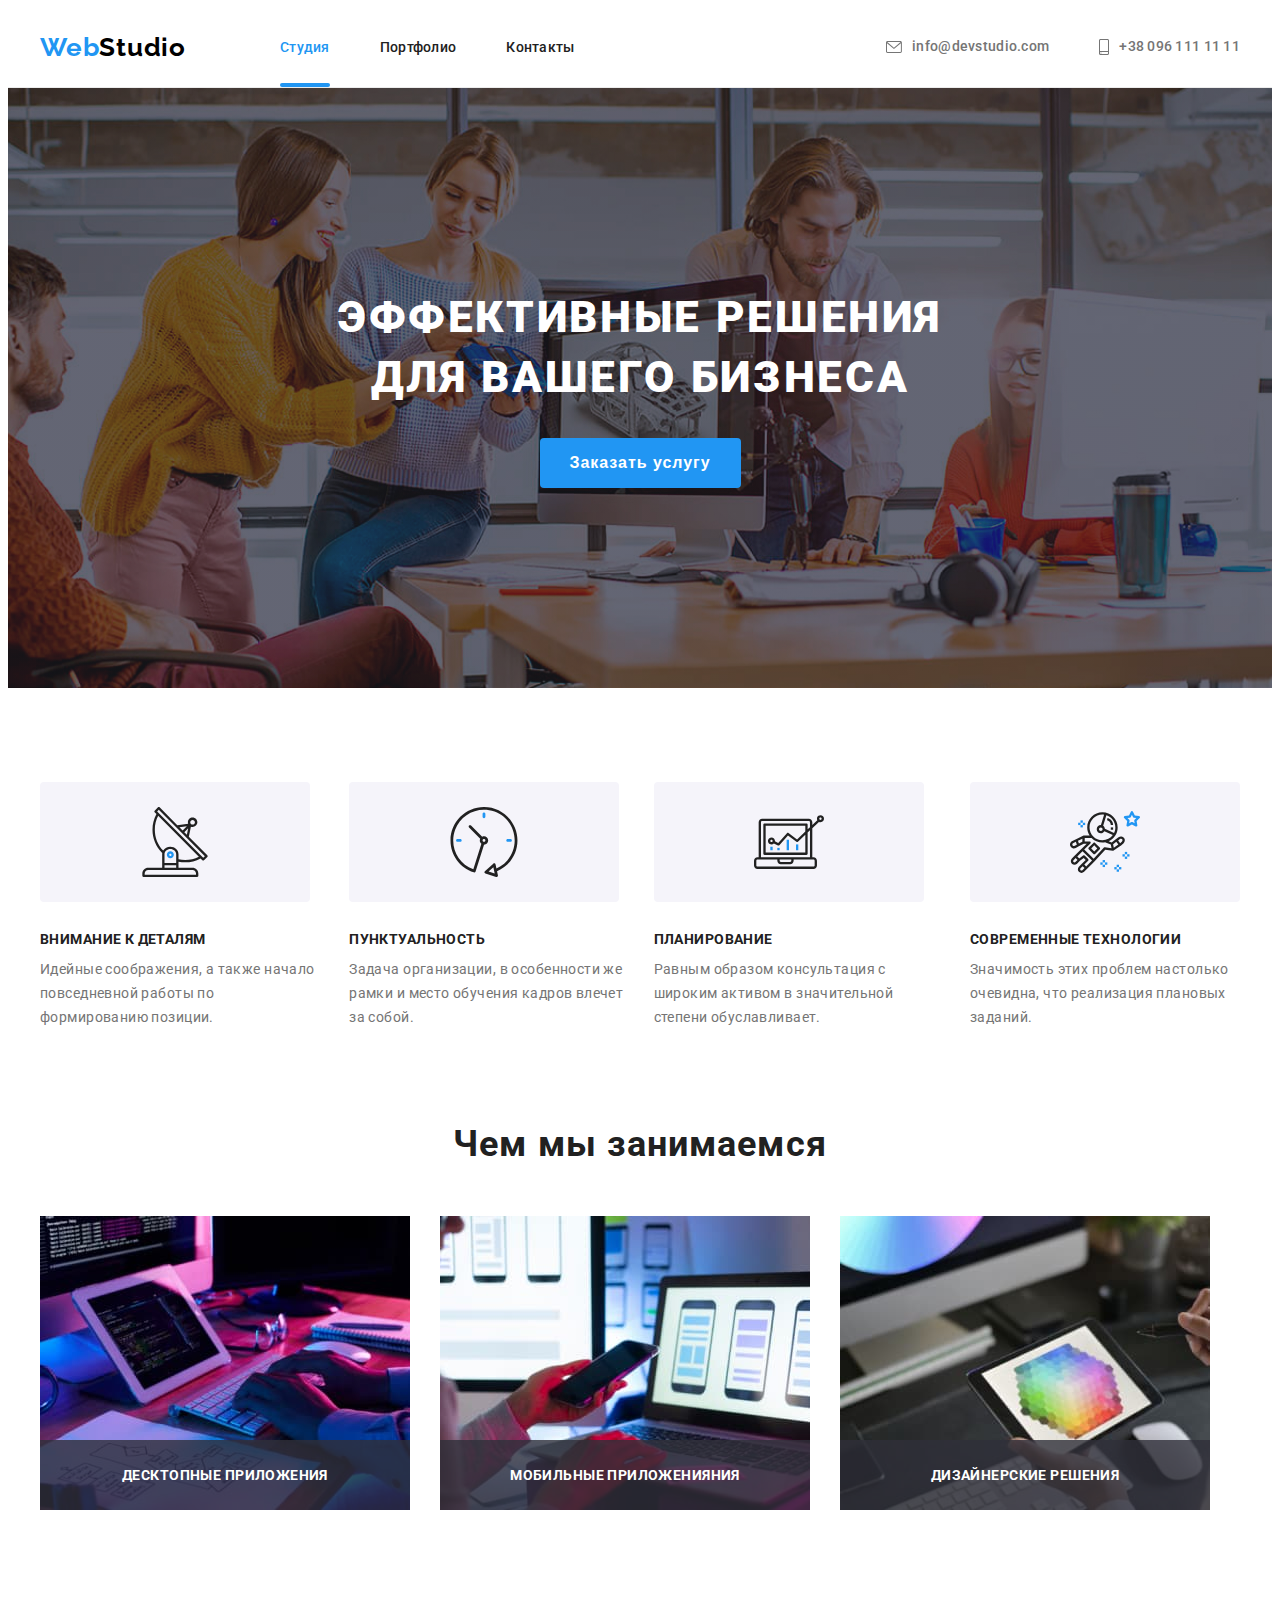
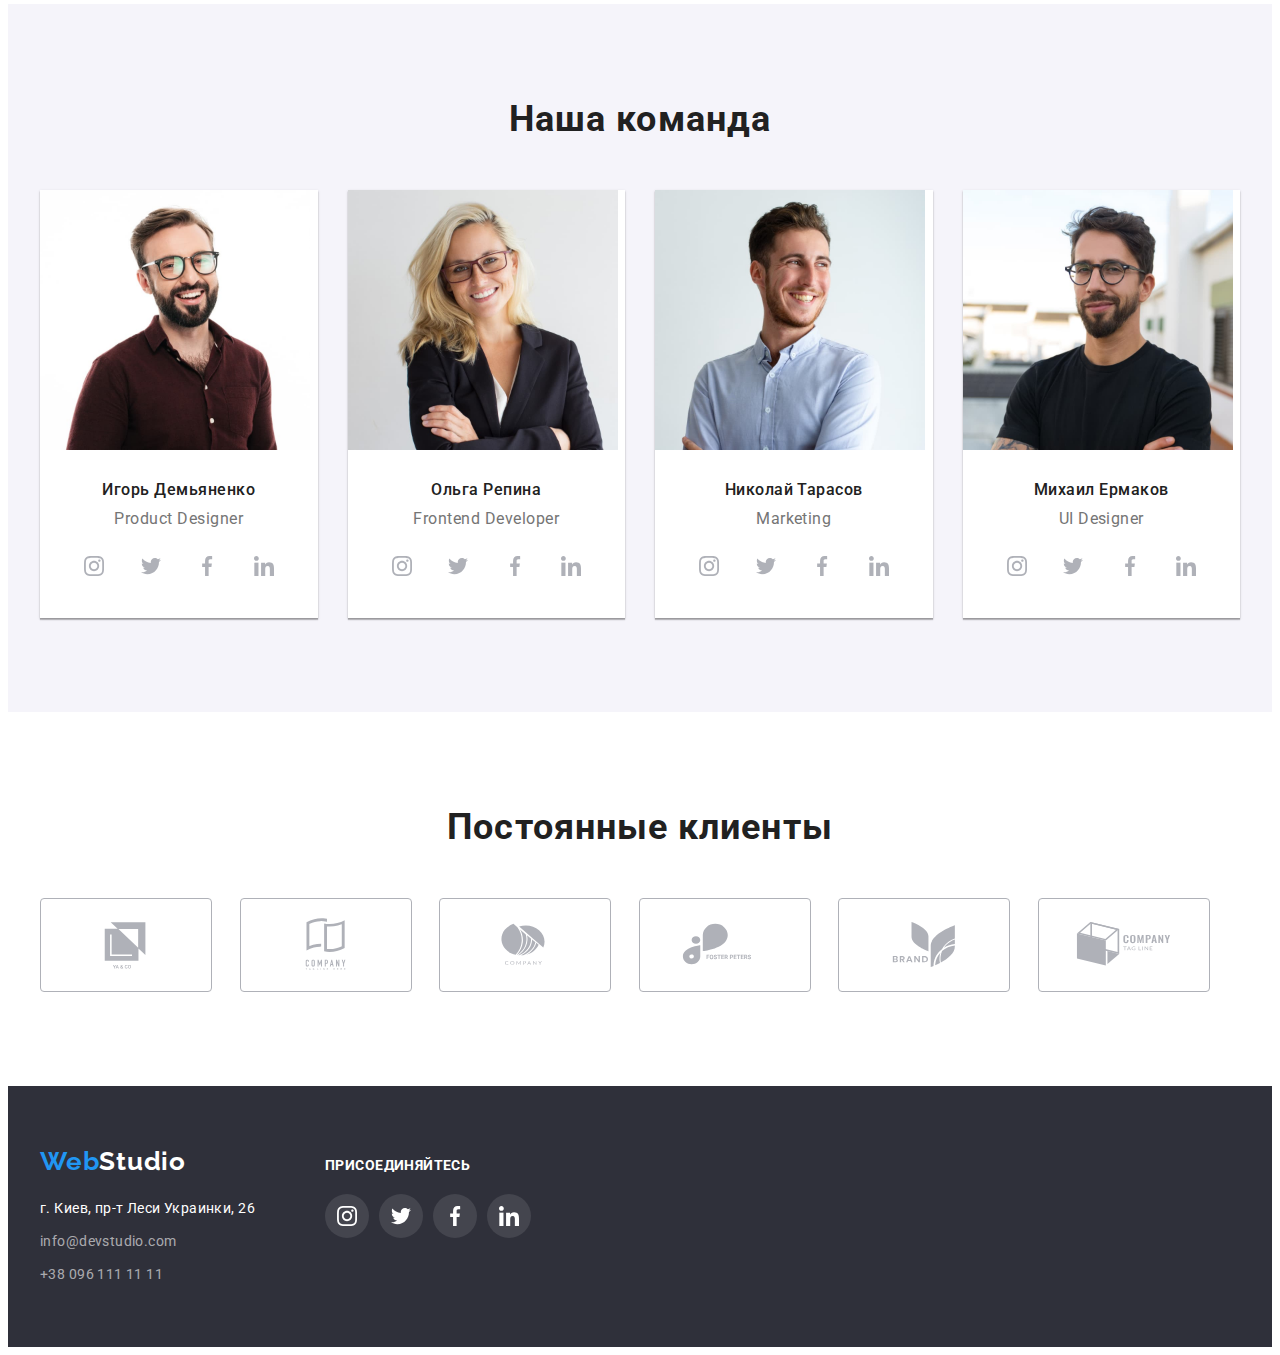
<file: index.html>
<!DOCTYPE html>
<html lang="ru">
  <head>
    <meta charset="UTF-8" />
    <meta http-equiv="X-UA-Compatible" content="IE=edge" />
    <meta name="viewport" content="width=device-width, initial-scale=1.0" />
    <title>Главная</title>
    <link rel="preconnect" href="https://fonts.googleapis.com" />
    <link rel="preconnect" href="https://fonts.gstatic.com" crossorigin />
    <link
      href="https://fonts.googleapis.com/css2?family=Raleway:wght@700&family=Roboto:wght@400;500;700;900&display=swap"
      rel="stylesheet"
    />
    <link
      rel="stylesheet"
      href="https://cdnjs.cloudflare.com/ajax/libs/modern-normalize/1.1.0/modern-normalize.min.css"
      integrity="sha512-wpPYUAdjBVSE4KJnH1VR1HeZfpl1ub8YT/NKx4PuQ5NmX2tKuGu6U/JRp5y+Y8XG2tV+wKQpNHVUX03MfMFn9Q=="
      crossorigin="anonymous"
      referrerpolicy="no-referrer"
    />
    <link rel="stylesheet" href="./css/style.css" />
  </head>
  <body>  
    <header class="header">
      <div class="container header-container">
        <a class="logo link" href=""><span class="web">Web</span>Studio</a>
        <nav class="navigation">
          <ul class="nav-list list">
            <li class="nav-list-item">
              <a class="nav-list-link link current" href="">Студия</a>
            </li>
            <li class="nav-list-item">
              <a class="nav-list-link link" href="./portfolio.html"
                >Портфолио</a
              >
            </li>
            <li class="nav-list-item">
              <a class="nav-list-link link" href="">Контакты</a>
            </li>
          </ul>
        </nav>  
          <ul class="header-contact list">
            <li class="contact-mail-block">
              <a class="contact-mail link" href="mailto:info@devstudio.com">
                <svg class="mail-icon" width="16" height="12">
                  <use href="./img/sprite.svg#icon-envelope"></use>
                </svg>
                info@devstudio.com</a>
            </li>
            <li class="contact-number-block">
              <a class="contact-number link" href="tel:+380961111111">
                <svg class="smartphone-icon" width="10" height="16">
                  <use href="./img/sprite.svg#icon-smartphone"></use>
                </svg>
                +38 096 111 11 11</a>
            </li>
          </ul>
      </div>
    </header>
    <main>
      <section class="hero">
        <div class="container">
        <h1 class="main-title">Эффективные решения для вашего бизнеса</h1>
        <button class="model-button" type="button" data-modal-open>Заказать услугу</button>
        </div>
      </section>
      <section class="section">
        <div class="container">
          <h2 class="visually-hidden">Перечень выгод</h2>
          <ul class="benefits list">
            <li class="benefits-block">
              <div class="benefits-wraper">
                <svg class="benefits-icon" width="70" height="70">
                  <use href="./img/sprite.svg#icon-antenna"></use>
                </svg>
              </div>
              <h3 class="benefits-list">Внимание к деталям</h3>
              <p class="benefits-item">
                Идейные соображения, а также начало повседневной работы по
                формированию позиции.
              </p>
            </li>
            <li class="benefits-block">
              <div class="benefits-wraper">
                <svg class="benefits-icon" width="70" height="70">
                  <use href="./img/sprite.svg#icon-clock"></use>
                </svg>
              </div>
              <h3 class="benefits-list">Пунктуальность</h3>
              <p class="benefits-item">
                Задача организации, в особенности же рамки и место обучения
                кадров влечет за собой.
              </p>
            </li>
            <li class="benefits-block">
              <div class="benefits-wraper">
                <svg class="benefits-icon" width="70" height="70">
                  <use href="./img/sprite.svg#icon-diagram-1"></use>
                </svg>
              </div>
              <h3 class="benefits-list">Планирование</h3>
              <p class="benefits-item">
                Равным образом консультация с широким активом в значительной
                степени обуславливает.
              </p>
            </li>
            <li class="benefits-block">
              <div class="benefits-wraper">
                <svg class="benefits-icon" width="70" height="70">
                  <use href="./img/sprite.svg#icon-astronaut"></use>
                </svg>
              </div>
              <h3 class="benefits-list">Современные технологии</h3>
              <p class="benefits-item">
                Значимость этих проблем настолько очевидна, что реализация
                плановых заданий.
              </p>
            </li>
          </ul>
        </div>
      </section>
      <section class="section about-section">
        <div class="container">
        <h2 class="about">Чем мы занимаемся</h2>
        <ul class="about-item list">
          <li class="box">
            <img src="img/img1.jpg" alt="клавиатура" width="370" height="294" />
          <p class="box-overlay" >Десктопные приложения</p>
          </li>

          <li class="box">
            <img src="img/img2.jpg" alt="ноут" width="370" height="294" />
            <p class="box-overlay" >Мобильные приложенияния</p>
          </li>

          <li class="box">
            <img src="img/img3.jpg" alt="планшет" width="370" height="294" />
            <p class="box-overlay" >Дизайнерские решения</p>
          </li>
        </ul>
        </div>
      </section>
      <section class="our-team section">
        <div class="container">
          <h2 class="team">Наша команда</h2>
          <ul class="team-list list">
              <li class="team-card">
                <img
                  src="img/img4.jpg" 
                  alt="Игорь Демьяненко"
                  width="270"
                  height="260"
                />
                <div class="worker">
                <h3 class="name">Игорь Демьяненко</h3>
                <p class="position" lang="en">Product Designer</p>
                  <ul class="social-list list">
                    <li class="social-list-item">
                      <a class="social-list-link" href="">
                        <svg class="social-list-icon" width="20" height="20">
                          <use href="./img/sprite.svg#icon-instagram"></use>
                        </svg>
                      </a>
                    </li>
                    <li class="social-list-item">
                      <a class="social-list-link" href="">
                        <svg class="social-list-icon" width="20" height="20">
                          <use href="./img/sprite.svg#icon-twitter"></use>
                        </svg>
                      </a>
                    </li>
                    <li class="social-list-item">
                      <a class="social-list-link" href="">
                        <svg class="social-list-icon" width="20" height="20">
                          <use href="./img/sprite.svg#icon-facebook"></use>
                        </svg>
                      </a>
                    </li>
                    <li class="social-list-item">
                      <a class="social-list-link" href="">
                        <svg class="social-list-icon" width="20" height="20">
                          <use href="./img/sprite.svg#icon-linkedin"></use>
                        </svg>
                      </a>
                    </li>
                  </ul>
              </li>
            <li class="team-card">
              <img
                src="img/img5.jpg"
                alt="Ольга Репина"
                width="270"
                height="260"
              />
              <div class="worker">
              <h3 class="name">Ольга Репина</h3>
              <p class="position" lang="en">Frontend Developer</p>
              <ul class="social-list list">
                <li class="social-list-item">
                  <a class="social-list-link" href="">
                    <svg class="social-list-icon" width="20" height="20">
                      <use href="./img/sprite.svg#icon-instagram"></use>
                    </svg>
                  </a>
                </li>
                <li class="social-list-item">
                  <a class="social-list-link" href="">
                    <svg class="social-list-icon" width="20" height="20">
                      <use href="./img/sprite.svg#icon-twitter"></use>
                    </svg>
                  </a>
                </li>
                <li class="social-list-item">
                  <a class="social-list-link" href="">
                    <svg class="social-list-icon" width="20" height="20">
                      <use href="./img/sprite.svg#icon-facebook"></use>
                    </svg>
                  </a>
                </li>
                <li class="social-list-item">
                  <a class="social-list-link" href="">
                    <svg class="social-list-icon" width="20" height="20">
                      <use href="./img/sprite.svg#icon-linkedin"></use>
                    </svg>
                  </a>
                </li>
              </ul>
              </div>
            </li>
            <li class="team-card">
              <img
                src="img/img6.jpg"
                alt="Николай Тарасов"
                width="270"
                height="260"
              />
              <div class="worker">
              <h3 class="name">Николай Тарасов</h3>
              <p class="position" lang="en">Marketing</p>
              <ul class="social-list list">
                <li class="social-list-item">
                  <a class="social-list-link" href="">
                    <svg class="social-list-icon" width="20" height="20">
                      <use href="./img/sprite.svg#icon-instagram"></use>
                    </svg>
                  </a>
                </li>
                <li class="social-list-item">
                  <a class="social-list-link" href="">
                    <svg class="social-list-icon" width="20" height="20">
                      <use href="./img/sprite.svg#icon-twitter"></use>
                    </svg>
                  </a>
                </li>
                <li class="social-list-item">
                  <a class="social-list-link" href="">
                    <svg class="social-list-icon" width="20" height="20">
                      <use href="./img/sprite.svg#icon-facebook"></use>
                    </svg>
                  </a>
                </li>
                <li class="social-list-item">
                  <a class="social-list-link" href="">
                    <svg class="social-list-icon" width="20" height="20">
                      <use href="./img/sprite.svg#icon-linkedin"></use>
                    </svg>
                  </a>
                </li>
              </ul>
              </div>
            </li>
            <li class="team-card">
              <img
                src="img/img7.jpg"
                alt="Михаил Ермаков"
                width="270"
                height="260"
              />
              <div class="worker">
              <h3 class="name">Михаил Ермаков</h3>
              <p class="position" lang="en">UI Designer</p>
              <ul class="social-list list">
                <li class="social-list-item">
                  <a class="social-list-link" href="">
                    <svg class="social-list-icon" width="20" height="20">
                      <use href="./img/sprite.svg#icon-instagram"></use>
                    </svg>
                  </a>
                </li>
                <li class="social-list-item">
                  <a class="social-list-link" href="">
                    <svg class="social-list-icon" width="20" height="20">
                      <use href="./img/sprite.svg#icon-twitter"></use>
                    </svg>
                  </a>
                </li>
                <li class="social-list-item">
                  <a class="social-list-link" href="">
                    <svg class="social-list-icon" width="20" height="20">
                      <use href="./img/sprite.svg#icon-facebook"></use>
                    </svg>
                  </a>
                </li>
                <li class="social-list-item">
                  <a class="social-list-link" href="">
                    <svg class="social-list-icon" width="20" height="20">
                      <use href="./img/sprite.svg#icon-linkedin"></use>
                    </svg>
                  </a>
                </li>
              </ul>
              </div>
            </li>
          </ul>
        </div>
      </section>
      <section class="clients section">
        <div class="container">
          <h2 class="clients-title">Постоянные клиенты</h2>
          <ul class="clients-list list">
            <li class="clients-list-item">
              <a class="clients-icon" href="">
                <svg class="clients-icon-logo" width="106" height="60">
                  <use href="./img/sprite.svg#icon-Logo" width="106" height="60">
                  </use>
                </svg>
              </a>
            </li>
            <li class="clients-list-item">
              <a class="clients-icon" href="">
                <svg class="clients-icon-logo" width="106" height="60">
                  <use href="./img/sprite.svg#icon-Logo-1" width="106" height="60">
                  </use>
                </svg>
              </a>
            </li>
            <li class="clients-list-item">
              <a class="clients-icon" href="">
                <svg class="clients-icon-logo" width="106" height="60">
                  <use href="./img/sprite.svg#icon-Logo-2" width="106" height="60">
                  </use>
                </svg>
              </a>
            </li>
            <li class="clients-list-item">
              <a class="clients-icon" href="">
                <svg class="clients-icon-logo" width="106" height="60">
                  <use href="./img/sprite.svg#icon-Logo-3" width="106" height="60">
                  </use>
                </svg>
              </a>
            </li>
            <li class="clients-list-item">
              <a class="clients-icon" href="">
                <svg class="clients-icon-logo" width="106" height="60">
                  <use href="./img/sprite.svg#icon-Logo-4" width="106" height="60">
                  </use>
                </svg>
              </a>
            </li>
            <li class="clients-list-item">
              <a class="clients-icon" href="">
                <svg class="clients-icon-logo" width="106" height="60">
                  <use href="./img/sprite.svg#icon-Logo-5" width="106" height="60">
                  </use>
                </svg>
              </a>
            </li>
          </ul>
        </div>
      </section>
    </main>
    <footer class="footer">
      <div class="footer-adress container">
        <div>
          <a class="logo-footer link" href=""
            ><span class="web-footer">Web</span>Studio</a>
          <address class="info-footer">
            <ul class="footer-list list">
              <li class="about-footer">
                <a
                  class="adres link"
                  href="https://goo.gl/maps/2WYLxE3mtBU3Ya3W9"
                  target="_blank"
                  rel="noopener noreferrer"
                  >г. Киев, пр-т Леси Украинки, 26</a
                >
              </li>
              <li class="about-footer">
                <a class="mail-footer link" href="mailto:info@devstudio.com"
                  >info@devstudio.com</a
                >
              </li>
              <li class="about-footer">
                <a class="tel-footer link" href="tel:+380961111111"
                  >+38 096 111 11 11</a
                >
              </li>
            </ul>
          </address>
        </div>
      <div class="footer-social">
        <h2 class="connect" >
          Присоединяйтесь
        </h2>
        <ul class="footer-list-social list" >
          <li class="social-list-item">
            <a class="footer-social-list-link" href="">
              <svg class="footer-social-list-icon" width="20" height="20">
                <use href="./img/sprite.svg#icon-instagram"></use>
              </svg>
            </a>
          </li>
          <li class="social-list-item">
            <a class="footer-social-list-link" href="">
              <svg class="footer-social-list-icon" width="20" height="20">
                <use href="./img/sprite.svg#icon-twitter"></use>
              </svg>
            </a>
          </li>
          <li class="social-list-item">
            <a class="footer-social-list-link" href="">
              <svg class="footer-social-list-icon" width="20" height="20">
                <use href="./img/sprite.svg#icon-facebook"></use>
              </svg>
            </a>
          </li>
          <li class="social-list-item">
            <a class="footer-social-list-link" href="">
              <svg class="footer-social-list-icon" width="20" height="20">
                <use href="./img/sprite.svg#icon-linkedin"></use>
              </svg>
            </a>
          </li>
        </ul>
      </div>
    </div>
    </footer>
    <div class="backdrop is-hidden" data-modal>
      <div class="modal">
        <button type="button" class="modal-close-btn" data-modal-close>
            <svg class="modal-close-icon" width="18" height="18">
              <use href="./img/sprite.svg#icon-close" ></use>
            </svg>
        </button>
      </div>
    </div>
    <script src="./js/modal.js"></script>
  </body>
</html>
</file>
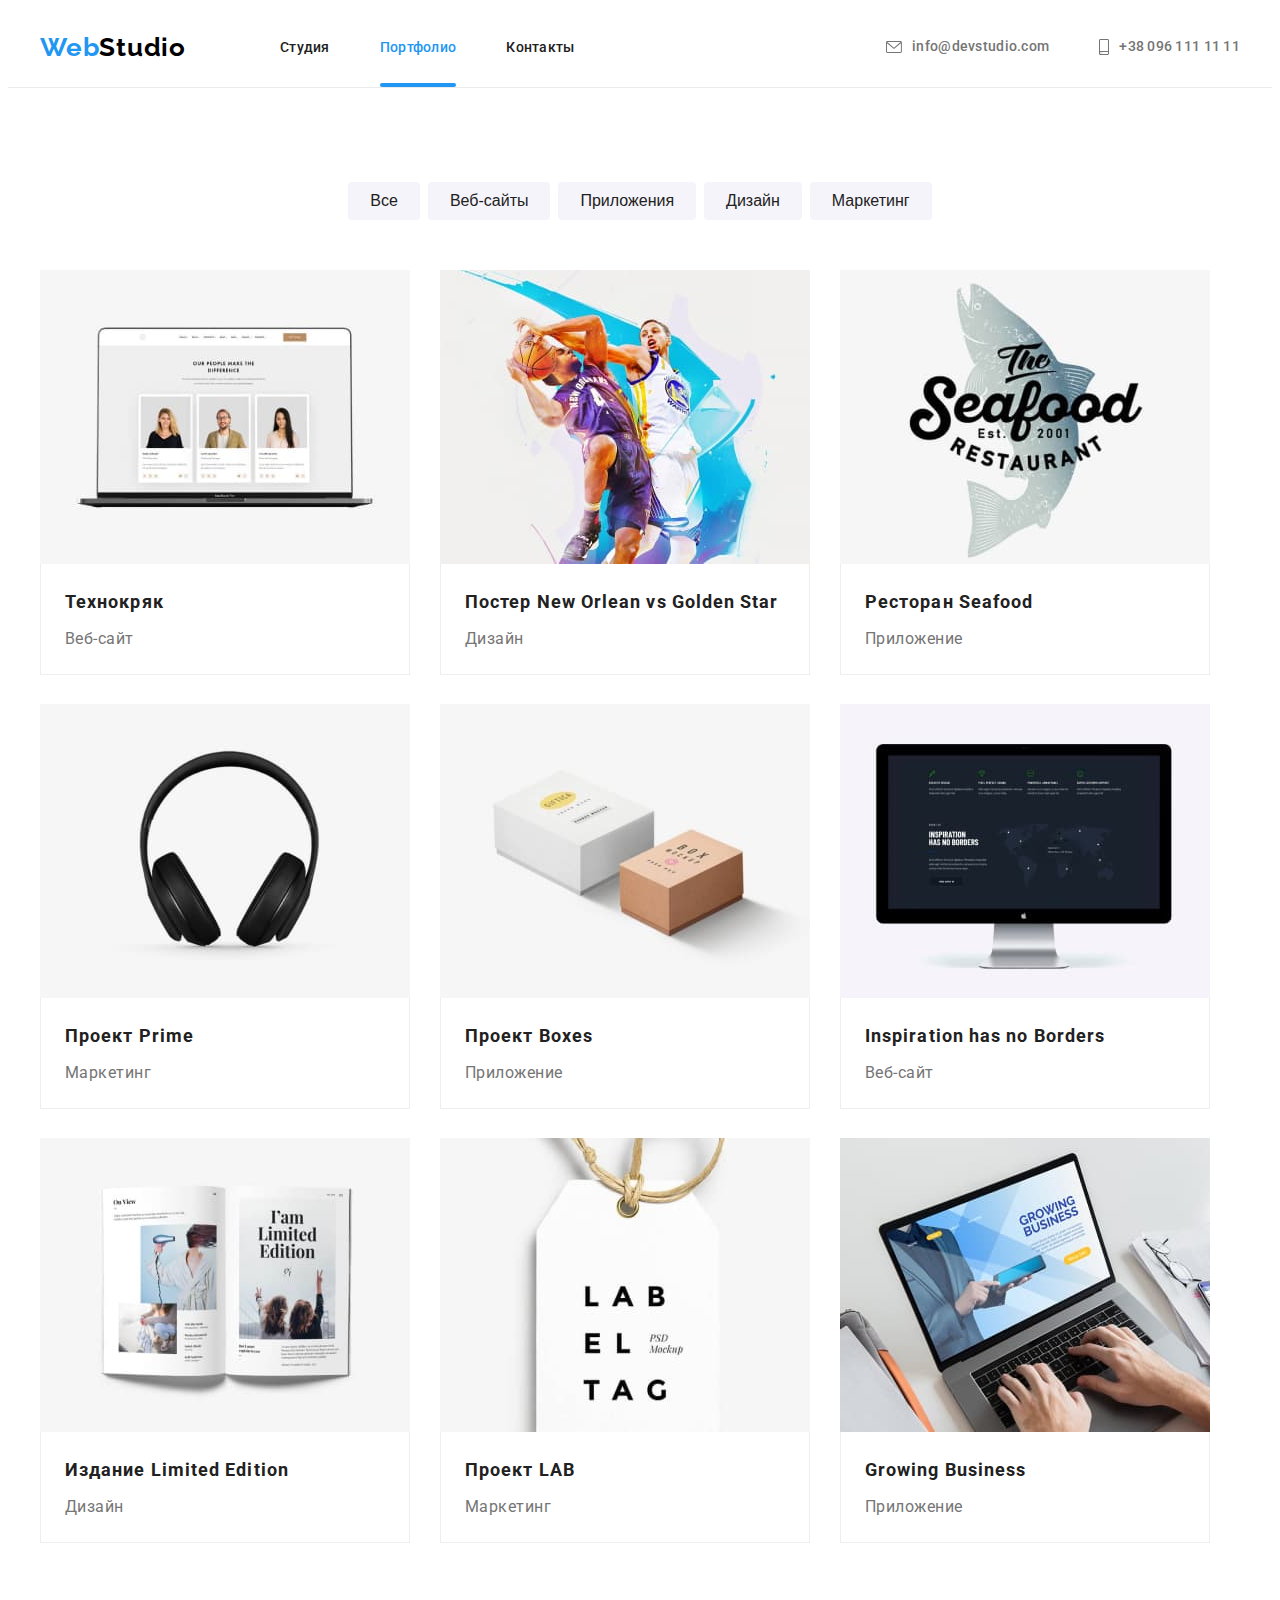
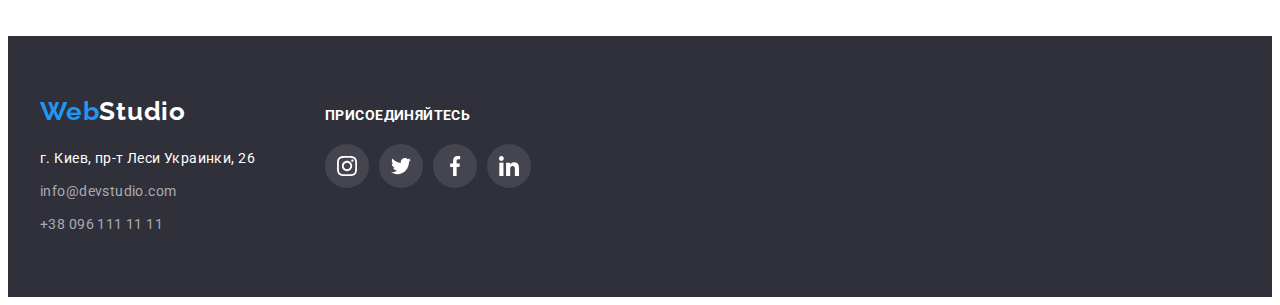
<file: portfolio.html>
<!DOCTYPE html>
<html lang="ru">
  <head>
    <meta charset="UTF-8" />
    <meta http-equiv="X-UA-Compatible" content="IE=edge" />
    <meta name="viewport" content="width=device-width, initial-scale=1.0" />
    <title>Главная</title>
    <link rel="preconnect" href="https://fonts.googleapis.com" />
    <link rel="preconnect" href="https://fonts.gstatic.com" crossorigin />
    <link
      href="https://fonts.googleapis.com/css2?family=Raleway:wght@700&family=Roboto:wght@400;500;700;900&display=swap"
      rel="stylesheet"
    />
    <link
      rel="stylesheet"
      href="https://cdnjs.cloudflare.com/ajax/libs/modern-normalize/1.1.0/modern-normalize.min.css"
      integrity="sha512-wpPYUAdjBVSE4KJnH1VR1HeZfpl1ub8YT/NKx4PuQ5NmX2tKuGu6U/JRp5y+Y8XG2tV+wKQpNHVUX03MfMFn9Q=="
      crossorigin="anonymous"
      referrerpolicy="no-referrer"
    />
    <link rel="stylesheet" href="./css/style.css" />
  </head>
  <body>
    <header class="header">
      <div class="container header-container">
        <a class="logo link" href=""><span class="web">Web</span>Studio</a>
        <nav class="navigation">
          <ul class="nav-list list">
            <li class="nav-list-item">
              <a class="nav-list-link link" href="./index.html">Студия</a>
            </li>
            <li class="nav-list-item">
              <a class="nav-list-link link current" href="./portfolio.html"
                >Портфолио</a
              >
            </li>
            <li class="nav-list-item">
              <a class="nav-list-link link" href="">Контакты</a>
            </li>
          </ul>
        </nav>
        <ul class="header-contact list">
          <li class="contact-mail-block">
            <a class="contact-mail link" href="mailto:info@devstudio.com">
              <svg class="mail-icon" width="16" heihgt="12">
                <use href="./img/sprite.svg#icon-envelope"></use>
              </svg>
              info@devstudio.com</a
            >
          </li>
          <li class="contact-number-block">
            <a class="contact-number link" href="tel:+380961111111">
              <svg class="smartphone-icon" width="10" heihgt="16">
                <use href="./img/sprite.svg#icon-smartphone"></use>
              </svg>
              +38 096 111 11 11</a
            >
          </li>
        </ul>
      </div>
    </header>
    <main>
      <section class="section">
        <div class="container">
          <h1 class="pane">Работы</h1>
          <ul class="portfolio-list list">
            <li class="filter">
              <button class="model-button-filter" type="button">Все</button>
            </li>
            <li class="filter">
              <button class="model-button-filter" type="button">
                Веб-сайты
              </button>
            </li>
            <li class="filter">
              <button class="model-button-filter" type="button">
                Приложения
              </button>
            </li>
            <li class="filter">
              <button class="model-button-filter" type="button">Дизайн</button>
            </li>
            <li class="filter">
              <button class="model-button-filter" type="button">
                Маркетинг
              </button>
            </li>
          </ul>
          <ul class="project list">
            <li class="project-group">
              <a class="work-link" href="">
                <div class="overlay-card">
                  <img
                    src="img/project1.jpg"
                    alt="Технокряк"
                    width="370"
                    height="294"
                  />
                  <p class="overlay">
                    Ресурс предлагает комплексные предложения с разным уровнем
                    функционала и сервисов. Все это позволит посетителю получить
                    исчерпывающие сведения о компании или частном лице.
                  </p>
                </div>
                <div class="group">
                  <h2 class="works">Технокряк</h2>
                  <p class="works-item" lang="en">Веб-сайт</p>
                </div>
              </a>
            </li>
            <li class="project-group">
              <a class="work-link" href="">
                <div class="overlay-card">
                  <img
                    src="img/project2.jpg"
                    alt="Постер New Orlean vs Golden Star"
                    width="370"
                    height="294"
                  />
                  <p class="overlay">
                    Ресурс предлагает комплексные предложения с разным уровнем
                    функционала и сервисов. Все это позволит посетителю получить
                    исчерпывающие сведения о компании или частном лице.
                  </p>
                </div>
                <div class="group">
                  <h2 class="works">Постер New Orlean vs Golden Star</h2>
                  <p class="works-item" lang="en">Дизайн</p>
                </div>
              </a>
            </li>
            <li class="project-group">
              <a class="work-link" href="">
                <div class="overlay-card">
                  <img
                    src="img/project3.jpg"
                    alt="Ресторан Seafood"
                    width="370"
                    height="294"
                  />
                  <p class="overlay">
                    Ресурс предлагает комплексные предложения с разным уровнем
                    функционала и сервисов. Все это позволит посетителю получить
                    исчерпывающие сведения о компании или частном лице.
                  </p>
                </div>
                <div class="group">
                  <h2 class="works">Ресторан Seafood</h2>
                  <p class="works-item" lang="en">Приложение</p>
                </div>
              </a>
            </li>
            <li class="project-group">
              <a class="work-link" href="">
                <div class="overlay-card">
                  <img
                    src="img/project4.jpg"
                    alt="Проект Prime"
                    width="370"
                    height="294"
                  />
                  <p class="overlay">
                    Ресурс предлагает комплексные предложения с разным уровнем
                    функционала и сервисов. Все это позволит посетителю получить
                    исчерпывающие сведения о компании или частном лице.
                  </p>
                </div>
                <div class="group">
                  <h2 class="works">Проект Prime</h2>
                  <p class="works-item" lang="en">Маркетинг</p>
                </div>
              </a>
            </li>
            <li class="project-group">
              <a class="work-link" href="">
                <div class="overlay-card">
                  <img
                    src="img/project5.jpg"
                    alt="Проект Boxes"
                    width="370"
                    height="294"
                  />
                  <p class="overlay">
                    Ресурс предлагает комплексные предложения с разным уровнем
                    функционала и сервисов. Все это позволит посетителю получить
                    исчерпывающие сведения о компании или частном лице.
                  </p>
                </div>
                <div class="group">
                  <h2 class="works">Проект Boxes</h2>
                  <p class="works-item" lang="en">Приложение</p>
                </div>
              </a>
            </li>
            <li class="project-group">
              <a class="work-link" href="">
                <div class="overlay-card">
                  <img
                    src="img/project6.jpg"
                    alt="Inspiration has no Borders"
                    width="370"
                    height="294"
                  />
                  <p class="overlay">
                    Ресурс предлагает комплексные предложения с разным уровнем
                    функционала и сервисов. Все это позволит посетителю получить
                    исчерпывающие сведения о компании или частном лице.
                  </p>
                </div>
                <div class="group">
                  <h2 class="works">Inspiration has no Borders</h2>
                  <p class="works-item" lang="en">Веб-сайт</p>
                </div>
              </a>
            </li>
            <li class="project-group">
              <a class="work-link" href="">
                <div class="overlay-card">
                  <img
                    src="img/project7.jpg"
                    alt="Издание Limited Edition"
                    width="370"
                    height="294"
                  />
                  <p class="overlay">
                    Ресурс предлагает комплексные предложения с разным уровнем
                    функционала и сервисов. Все это позволит посетителю получить
                    исчерпывающие сведения о компании или частном лице.
                  </p>
                </div>
                <div class="group">
                  <h2 class="works">Издание Limited Edition</h2>
                  <p class="works-item" lang="en">Дизайн</p>
                </div>
              </a>
            </li>
            <li class="project-group">
              <a class="work-link" href="">
                <div class="overlay-card">
                  <img
                    src="img/project8.jpg"
                    alt="Проект LAB"
                    width="370"
                    height="294"
                  />
                  <p class="overlay">
                    Ресурс предлагает комплексные предложения с разным уровнем
                    функционала и сервисов. Все это позволит посетителю получить
                    исчерпывающие сведения о компании или частном лице.
                  </p>
                </div>
                <div class="group">
                  <h2 class="works">Проект LAB</h2>
                  <p class="works-item" lang="en">Маркетинг</p>
                </div>
              </a>
            </li>
            <li class="project-group">
              <a class="work-link" href="">
                <div class="overlay-card">
                  <img
                    src="img/project9.jpg"
                    alt="Growing Business"
                    width="370"
                    height="294"
                  />
                  <p class="overlay">
                    Ресурс предлагает комплексные предложения с разным уровнем
                    функционала и сервисов. Все это позволит посетителю получить
                    исчерпывающие сведения о компании или частном лице.
                  </p>
                </div>
                <div class="group">
                  <h2 class="works">Growing Business</h2>
                  <p class="works-item" lang="en">Приложение</p>
                </div>
              </a>
            </li>
          </ul>
        </div>
      </section>
    </main>
    <footer class="footer">
      <div class="footer-adress container">
        <div>
          <a class="logo-footer link" href=""
            ><span class="web-footer">Web</span>Studio</a
          >
          <address class="info-footer">
            <ul class="footer-list list">
              <li class="about-footer">
                <a
                  class="adres link"
                  href="https://goo.gl/maps/2WYLxE3mtBU3Ya3W9"
                  target="_blank"
                  rel="noopener noreferrer"
                  >г. Киев, пр-т Леси Украинки, 26</a
                >
              </li>
              <li class="about-footer">
                <a class="mail-footer link" href="mailto:info@devstudio.com"
                  >info@devstudio.com</a
                >
              </li>
              <li class="about-footer">
                <a class="tel-footer link" href="tel:+380961111111"
                  >+38 096 111 11 11</a
                >
              </li>
            </ul>
          </address>
        </div>
        <div class="footer-social">
          <h2 class="connect">Присоединяйтесь</h2>
          <ul class="footer-list-social list">
            <li class="social-list-item">
              <a class="footer-social-list-link" href="">
                <svg class="footer-social-list-icon" width="20" height="20">
                  <use href="./img/sprite.svg#icon-instagram"></use>
                </svg>
              </a>
            </li>
            <li class="social-list-item">
              <a class="footer-social-list-link" href="">
                <svg class="footer-social-list-icon" width="20" height="20">
                  <use href="./img/sprite.svg#icon-twitter"></use>
                </svg>
              </a>
            </li>
            <li class="social-list-item">
              <a class="footer-social-list-link" href="">
                <svg class="footer-social-list-icon" width="20" height="20">
                  <use href="./img/sprite.svg#icon-facebook"></use>
                </svg>
              </a>
            </li>
            <li class="social-list-item">
              <a class="footer-social-list-link" href="">
                <svg class="footer-social-list-icon" width="20" height="20">
                  <use href="./img/sprite.svg#icon-linkedin"></use>
                </svg>
              </a>
            </li>
          </ul>
        </div>
      </div>
    </footer>
  </body>
</html>
</file>
<file: css/style.css>
:root {
  --primary-font-family: "Roboto", sans-serif;
  --secondary-font-family: "Raleway", sans-serif;
  --accent-color: #2196f3;
  --primery-text-color: #212121;
  --secondary-text-color-light: #757575;
  --secondary-text-color-dark: #ffffff;
  --primery-text-color-logo: #000000;
}
body {
  font-family: var(--primary-font-family);
  font-size: 14px;
  letter-spacing: 0.03em;
  background-color: var(--secondary-text-color-dark);
  color: var(--primery-text-color-logo);
}
h1,
h2,
h3,
h4,
h5,
h6,
p {
  margin-top: 0;
  margin-bottom: 0;
}
ul {
  margin-top: 0;
  margin-bottom: 0;
  padding-left: 0;
}
img {
  display: block;
  max-width: 100%;
  height: auto;
}
.list {
  list-style: none;
  padding: 0;
  margin: 0;
}
.link {
  text-decoration: none;
}
.container {
  width: 1200px;
  padding-left: 15px;
  padding-right: 15px;
  margin-left: auto;
  margin-right: auto;
}
.visually-hidden {
  position: absolute;
  width: 1px;
  height: 1px;
  margin: -1px;
  border: 0;
  padding: 0;
  white-space: nowrap;
  clip-path: inset(100%);
  clip: rect(0 0 0 0);
  overflow: hidden;
}
.header {
  padding-top: 24px;
  padding-bottom: 24px;
  border-bottom: 1px solid #ececec;
}
.header-container {
  display: flex;
  align-items: center;
}
.nav-list {
  display: flex;
  align-items: center;
}
.header-contact {
  margin-left: auto;
  display: flex;
}
.nav-list-item:not(:last-child) {
  margin-right: 50px;
}
.logo {
  font-family: var(--secondary-font-family);
  font-weight: 700;
  font-size: 26px;
  line-height: 1.19;
  letter-spacing: 0.03em;
  color: var(--primery-text-color-logo);
  margin-right: 94px;
}
.web {
  color: var(--accent-color);
}
.nav-list-link {
  font-weight: 500;
  font-size: 14px;
  line-height: 1.14;
  letter-spacing: 0.02em;
  color: var(--primery-text-color);
  transition: color 250ms cubic-bezier(0.4, 0, 0.2, 1);
}
.nav-list-link:hover,
.nav-list-link:focus {
  color: var(--accent-color);
}
.nav-list-item {
  position: relative;
}
.current::after {
  content: "";
  position: absolute;
  bottom: -31px;
  left: 0;
  width: 100%;
  height: 4px;
  border-radius: 2px;
  background-color: var(--accent-color);
}
.current {
  color: var(--accent-color);
}
.contact-mail-block {
  display: flex;
  margin-right: 50px;
}
.contact-mail {
  display: flex;
  align-items: center;
  font-weight: 500;
  font-size: 14px;
  line-height: 1.14;
  letter-spacing: 0.02em;
  color: var(--secondary-text-color-light);
  transition: color 250ms cubic-bezier(0.4, 0, 0.2, 1);
}
.contact-mail:hover,
.contact-mail:focus {
  color: var(--accent-color);
}
.mail-icon {
  margin-right: 10px;
  fill: currentColor;
  height: 16px;
}
.contact-number-block {
  display: flex;
}
.smartphone-icon {
  margin-right: 10px;
  fill: currentColor;
  height: 16px;
}
.contact-number {
  display: flex;
  align-items: center;
  font-weight: 500;
  font-size: 14px;
  line-height: 1.14;
  letter-spacing: 0.02em;
  color: var(--secondary-text-color-light);
  transition: color 250ms cubic-bezier(0.4, 0, 0.2, 1);
}
.contact-number:hover,
.contact-number:focus {
  color: var(--accent-color);
}
.hero {
  background-image: linear-gradient(
      rgba(47, 48, 58, 0.4),
      rgba(47, 48, 58, 0.4)
    ),
    url("../img/hero/Img\ \(9\).jpg");
  background-size: cover;
  background-repeat: no-repeat;
  background-position: center;
  margin-left: auto;
  margin-right: auto;
  max-width: 1600px;
  background-color: #c4c4c4;
  text-align: center;
  padding: 200px 0;
}
.model-button {
  padding: 10px 30px;
  border-radius: 4px;
  font-weight: 700;
  font-size: 16px;
  line-height: 1.88;
  letter-spacing: 0.06em;
  color: var(--secondary-text-color-dark);
  cursor: pointer;
  border: transparent;
  background-color: #2196f3;
}
.model-button:hover,
.model-button:focus {
  background-color: var(--accent-color);
  color: var(--secondary-text-color-dark);
}
.main-title {
  width: 696px;
  margin: 0 auto 30px;
  font-weight: 900;
  font-size: 44px;
  line-height: 1.36;
  letter-spacing: 0.06em;
  text-transform: uppercase;
  color: var(--secondary-text-color-dark);
}
.section {
  padding-top: 94px;
  padding-bottom: 94px;
}
.pane {
  display: none;
}
.benefits {
  display: flex;
  flex-basis: calc((100% - 90px) / 4);
}
.benefits-block:not(:last-child) {
  margin-right: 30px;
}
.benefits-wraper {
  display: flex;
  justify-content: center;
  align-items: center;
  width: 270px;
  height: 120px;
  margin-bottom: 30px;
  border-radius: 4px;
  background-color: #f5f4fa;
}
.benefits-list {
  margin-bottom: 10px;
  font-weight: 700;
  font-size: 14px;
  line-height: 1.14;
  letter-spacing: 0.03em;
  text-transform: uppercase;
  color: var(--primery-text-color);
}
.benefits-item {
  font-size: 14px;
  line-height: 1.71;
  letter-spacing: 0.03em;
  color: var(--secondary-text-color-light);
}
.about-section {
  padding-top: 0px;
}
.about {
  text-align: center;
  margin-bottom: 50px;
  font-weight: 700;
  font-size: 36px;
  line-height: 1.17;
  letter-spacing: 0.03em;
  color: var(--primery-text-color);
}
.about-item {
  display: flex;
  flex-basis: calc((100% - 60px) / 3);
}
.box:not(:last-child) {
  margin-right: 30px;
}
.box {
  position: relative;
}
.box-overlay {
  display: flex;
  justify-content: center;
  align-items: center;
  position: absolute;
  bottom: 0;
  left: 0;
  width: 100%;
  height: 70px;
  font-family: "Roboto";
  font-weight: 700;
  font-size: 14px;
  line-height: 16px;
  text-transform: uppercase;
  color: var(--secondary-text-color-dark);
  background: rgba(47, 48, 58, 0.8);
}

/* Секция Команда*/

.our-team {
  background-color: #f5f4fa;
}
.team {
  margin-bottom: 50px;
  text-align: center;
  font-weight: 700;
  font-size: 36px;
  line-height: 1.17;
  letter-spacing: 0.03em;
  color: var(--primery-text-color);
}
.team-list {
  display: flex;
  margin-left: -30px;
  margin-top: -30px;
}
.team-card {
  box-shadow: 0px 1px 3px rgba(0, 0, 0, 0.12), 0px 1px 1px rgba(0, 0, 0, 0.14),
    0px 2px 1px rgba(0, 0, 0, 0.2);
  flex-basis: calc((100% - 90px) / 4);
  margin-left: 30px;
  margin-top: 30px;
  background-color: #ffffff;
}
.worker {
  padding-top: 30px;
  padding-bottom: 30px;
  padding-left: 32px;
  padding-right: 32px;
}
.name {
  text-align: center;
  font-weight: 500;
  font-size: 16px;
  line-height: 1.19;
  letter-spacing: 0.03em;
  color: var(--primery-text-color);
}
.position {
  text-align: center;
  margin-top: 10px;
  font-size: 16px;
  line-height: 1.19;
  letter-spacing: 0.03em;
  color: var(--secondary-text-color-light);
  margin-bottom: 16px;
}
.social-list {
  display: flex;
  justify-content: space-between;
}
.social-list-link {
  display: flex;
  align-items: center;
  justify-content: center;
  width: 44px;
  height: 44px;
  border-radius: 50%;
  transition: background-color 250ms cubic-bezier(0.4, 0, 0.2, 1);
}
.social-list-icon {
  fill: #afb1b8;
  transition: fill 250ms cubic-bezier(0.4, 0, 0.2, 1);
}
.social-list-link:hover,
.social-list-link:focus {
  background-color: #2196f3;
}
.social-list-link:hover .social-list-icon,
.social-list-link:focus .social-list-icon {
  fill: #ffffff;
}
/* Секция клиенты */
.clients-title {
  text-align: center;
  margin-bottom: 50px;
  font-weight: 700;
  font-size: 36px;
  line-height: 1.17;
  letter-spacing: 0.03em;
  color: var(--primery-text-color);
}
.clients-list {
  display: flex;
  justify-content: space-between;

  width: 1170px;
}
.clients-icon {
  display: flex;
  align-items: center;
  justify-content: center;
  width: 170px;
  height: 92px;
  border: 1px solid #afb1b8;
  border-radius: 4px;
  transition: border 250ms cubic-bezier(0.4, 0, 0.2, 1);
}
.clients-icon-logo {
  fill: #afb1b8;
  transition: fill 250ms cubic-bezier(0.4, 0, 0.2, 1);
}
.clients-icon:hover .clients-icon-logo {
  fill: var(--accent-color);
}
.clients-icon:hover {
  color: var(--accent-color);
  border: 1px solid var(--accent-color);
}

/*  Футер  */

.logo-footer {
  font-family: var(--secondary-font-family);
  font-weight: 700;
  font-size: 26px;
  line-height: 1.19;
  letter-spacing: 0.03em;
  color: var(--secondary-text-color-dark);
}
.footer {
  padding-bottom: 60px;
  padding-top: 60px;
  background-color: #2f303a;
}
.footer-adress {
  display: flex;
  align-items: baseline;
}
.web-footer {
  color: var(--accent-color);
}
.info-footer {
  margin-top: 20px;
}

.about-footer:not(:last-child) {
  margin-bottom: 9px;
}
.adres {
  font-style: normal;
  font-weight: normal;
  font-size: 14px;
  line-height: 1.71;
  letter-spacing: 0.03em;
  color: var(--secondary-text-color-dark);
  transition: color 250ms cubic-bezier(0.4, 0, 0.2, 1);
}
.mail-footer {
  font-style: normal;
  font-size: 14px;
  line-height: 1.71;
  letter-spacing: 0.03em;
  color: rgba(255, 255, 255, 0.6);
  transition: color 250ms cubic-bezier(0.4, 0, 0.2, 1);
}
.tel-footer {
  font-style: normal;
  font-size: 14px;
  line-height: 1.71;
  letter-spacing: 0.03em;
  color: rgba(255, 255, 255, 0.6);
  transition: color 250ms cubic-bezier(0.4, 0, 0.2, 1);
}
.footer-social {
  margin-left: 70px;
}
.footer-list-social {
  display: flex;
}
.connect {
  font-family: inherit;
  font-style: normal;
  font-weight: 700;
  font-size: 14px;
  line-height: 1.14;
  letter-spacing: 00.03em;
  text-transform: uppercase;
  color: var(--secondary-text-color-dark);
  margin-bottom: 20px;
}
.footer-social-list-link {
  display: flex;
  align-items: center;
  justify-content: center;
  width: 44px;
  height: 44px;
  border-radius: 50%;
  background-color: rgba(255, 255, 255, 0.1);
  transition: background-color 250ms cubic-bezier(0.4, 0, 0.2, 1);
}
.footer-social-list-link:hover,
.footer-social-list-link:focus {
  background-color: #2196f3;
}
.footer-social-list-icon {
  fill: #ffffff;
}
.social-list-item:not(:last-child) {
  margin-right: 10px;
}
/* portfolio works */
.portfolio-list {
  display: flex;
  justify-content: center;
}
.filter:not(:last-child) {
  margin-right: 8px;
}
.model-button-filter {
  font-weight: 500;
  font-size: 16px;
  padding: 6px 22px;
  line-height: 1.63;
  background-color: #f5f4fa;
  color: var(--primery-text-color);
  cursor: pointer;
  border-radius: 4px;
  border: none;
  transition: background-color 250ms cubic-bezier(0.4, 0, 0.2, 1),
              color 250ms cubic-bezier(0.4, 0, 0.2, 1),
              box-shadow 250ms cubic-bezier(0.4, 0, 0.2, 1);
}

.model-button-filter:hover,
.model-button-filter:focus {
  box-shadow: 0px 3px 1px rgba(0, 0, 0, 0.1), 0px 1px 2px rgba(0, 0, 0, 0.08),
    0px 2px 2px rgba(0, 0, 0, 0.12);
  background-color: var(--accent-color);
  color: var(--secondary-text-color-dark);
}
.project {
  display: flex;
  flex-wrap: wrap;
  margin-left: -30px;
  margin-top: 50px;
  margin-bottom: -30px;
}
.project-group {
  margin-left: 30px;
  margin-bottom: 30px;
  width: 370px;
  height: 404px;
}

.work-link {
  display: block;
  text-decoration: none;
  color: inherit;
  transition: box-shadow 250ms cubic-bezier(0.4, 0, 0.2, 1);

}
.work-link:hover,
.work-link:focus {
  box-shadow: 0px 1px 1px rgba(0, 0, 0, 0.12), 0px 4px 4px rgba(0, 0, 0, 0.06),
    1px 4px 6px rgba(0, 0, 0, 0.16);
}
.group {
  padding: 20px 24px;
  border-bottom: 1px solid #eeeeee;
  border-left: 1px solid #eeeeee;
  border-right: 1px solid #eeeeee;
}
.works {
  margin-bottom: 4px;
  font-weight: 700;
  font-size: 18px;
  line-height: 2;
  letter-spacing: 0.06em;
  color: var(--primery-text-color);
}
.works-item {
  font-size: 16px;
  line-height: 1.88;
  letter-spacing: 0.03em;
  color: var(--secondary-text-color-light);
}
.overlay-card {
  position: relative;
  overflow: hidden;
}
.overlay {
  position: absolute;
  top: 0;
  left: 0;
  width: 100%;
  height: 100%;
  background-color: rgba(33, 150, 243, 0.9);
  color: var(--secondary-text-color-dark);
  padding: 62px 24px;
  font-family: var(--primary-font-family);
  font-style: normal;
  font-weight: 400;
  font-size: 18px;
  line-height: 28px;
  letter-spacing: 0.03em;
  overflow: auto;
  transform: translateY(100%);
  transition: transform 250ms cubic-bezier(0.4, 0, 0.2, 1);
}
.work-link:hover .overlay,
.work-link:focus .overlay {
  transform: translateY(0%);
}
/* portfolio footer */
.adres:hover,
.adres:focus {
  color: var(--accent-color);
}
.mail-footer:hover,
.mail-footer:focus {
  color: var(--accent-color);
  opacity: initial;
}
.tel-footer:hover,
.tel-footer:focus {
  color: var(--accent-color);
  opacity: initial;
}
/* backdrop  */
.backdrop {
  position: fixed;
  top: 0;
  left: 0;
  width: 100%;
  height: 100%;
  background-color: rgba(0, 0, 0, 0.2);
  transition: opacity 500ms linear, visibility 500ms linear;
}
.backdrop.is-hidden {
  opacity: 0;
  visibility: hidden;
  pointer-events: none;
}
.modal {
  width: 528px;
  height: 580px;
  background-color: #ffffff;
  position: absolute;
  top: 50%;
  left: 50%;
  transform: translate(-50%, -50%);
}
.modal-close-btn {
  position: absolute;
  top: 8px;
  right: 8px;
  padding: 0;
  display: flex;
  justify-content: center;
  align-items: center;
  width: 30px;
  height: 30px;
  border-radius: 50%;
  border: 1px solid rgba(0, 0, 0, 0.1);
  background-color: transparent;
  cursor: pointer;
}
</file>
